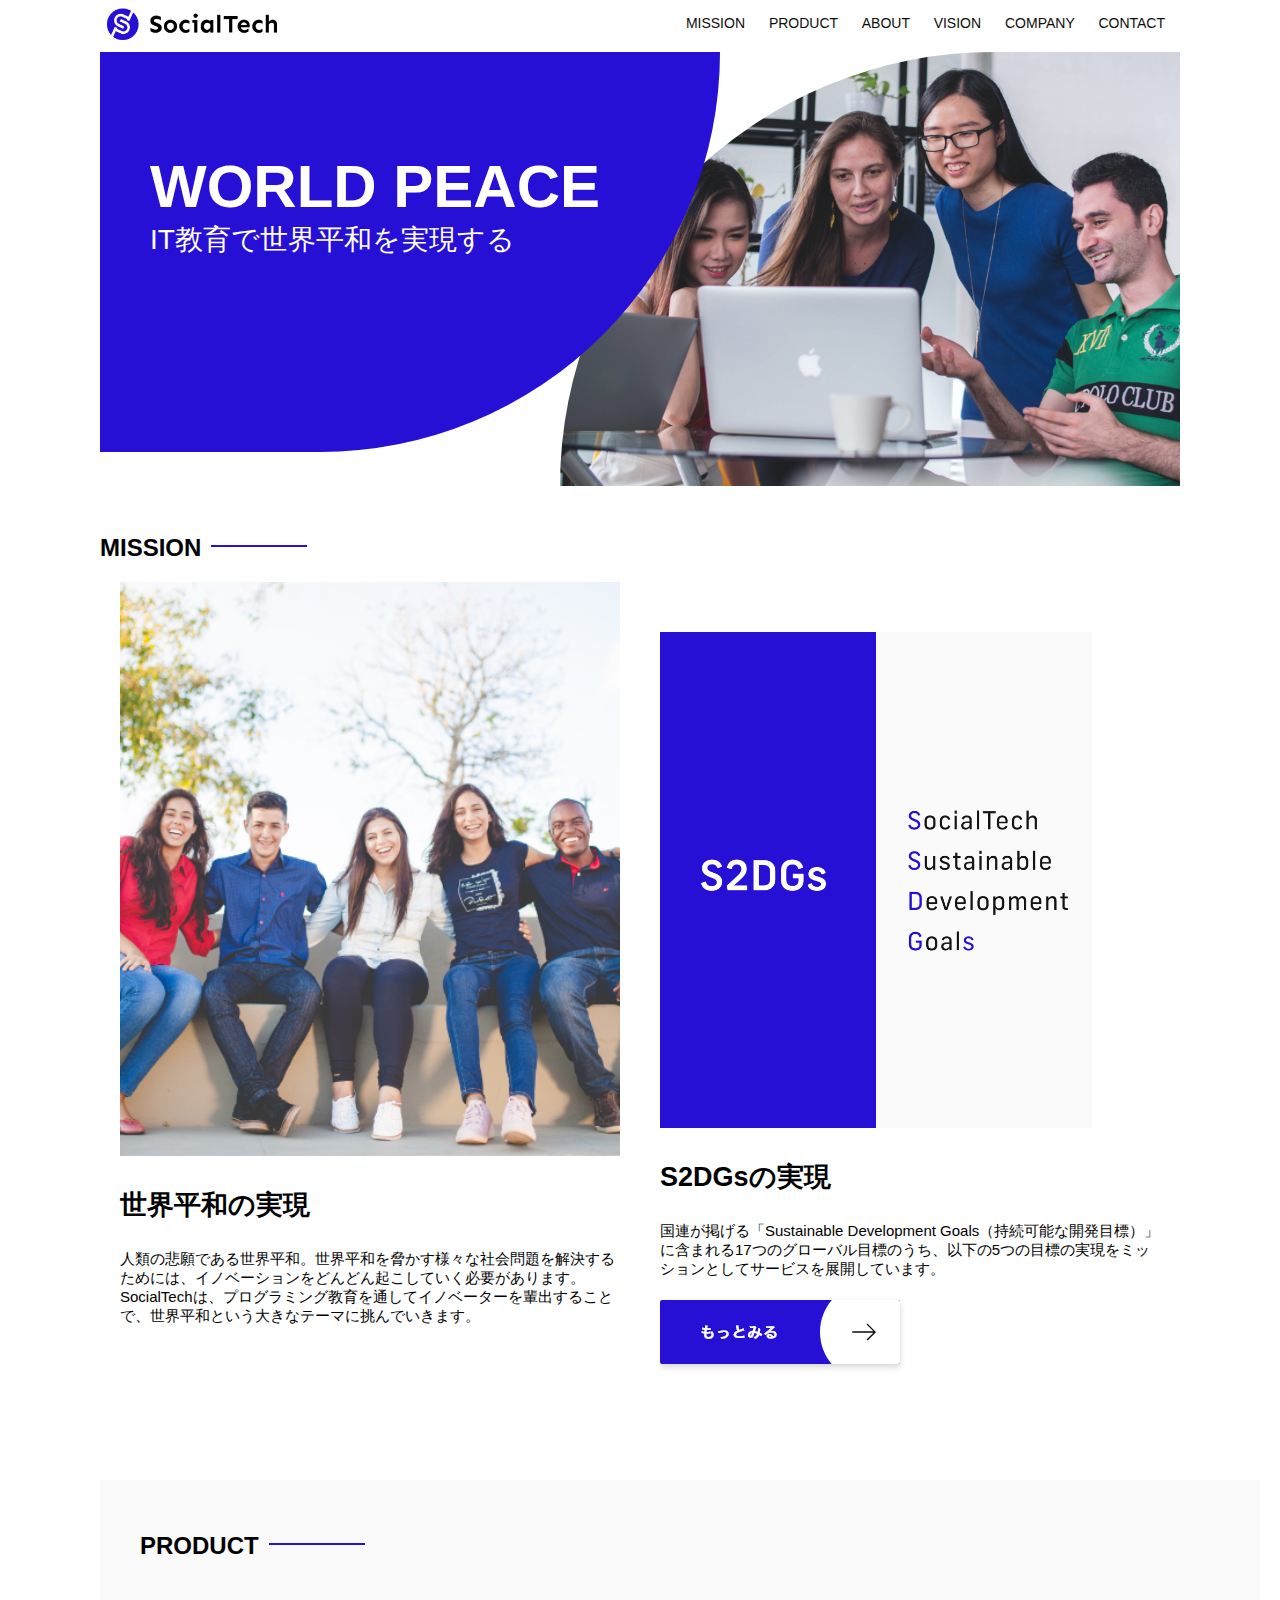
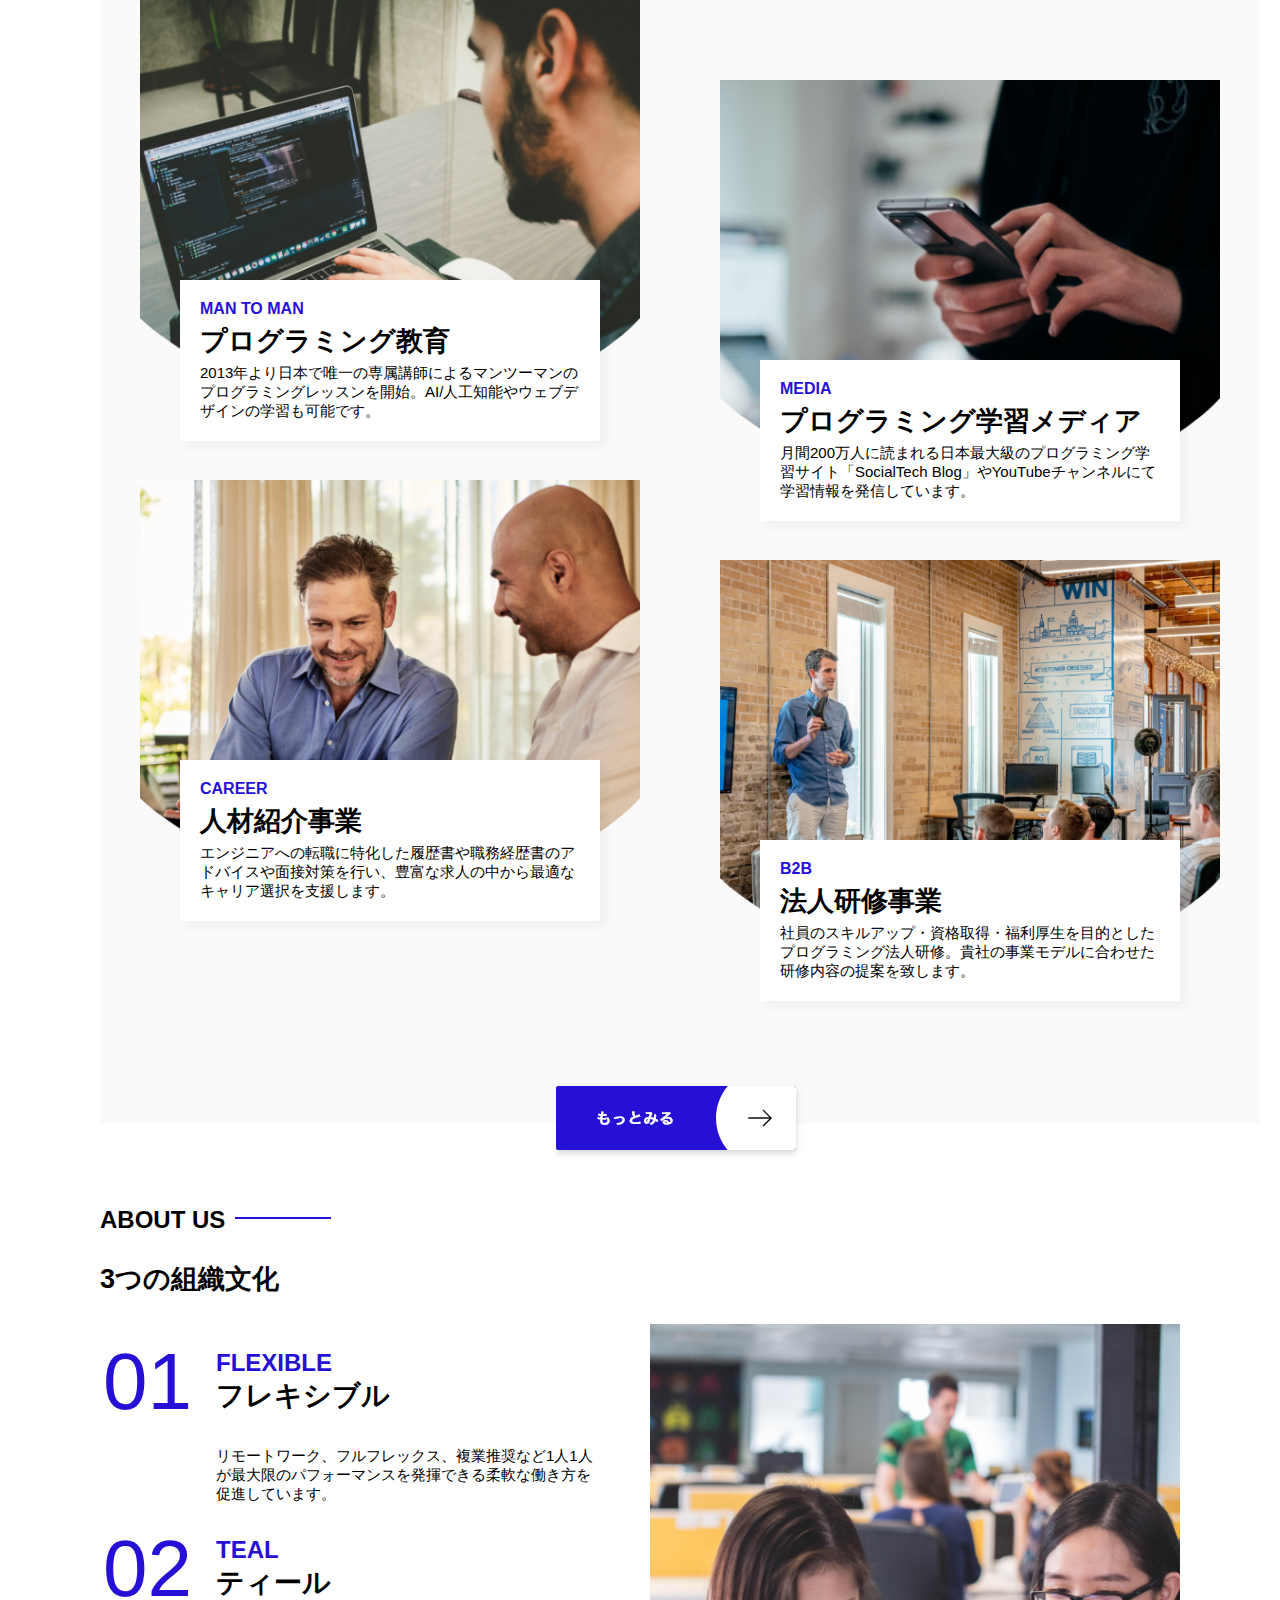
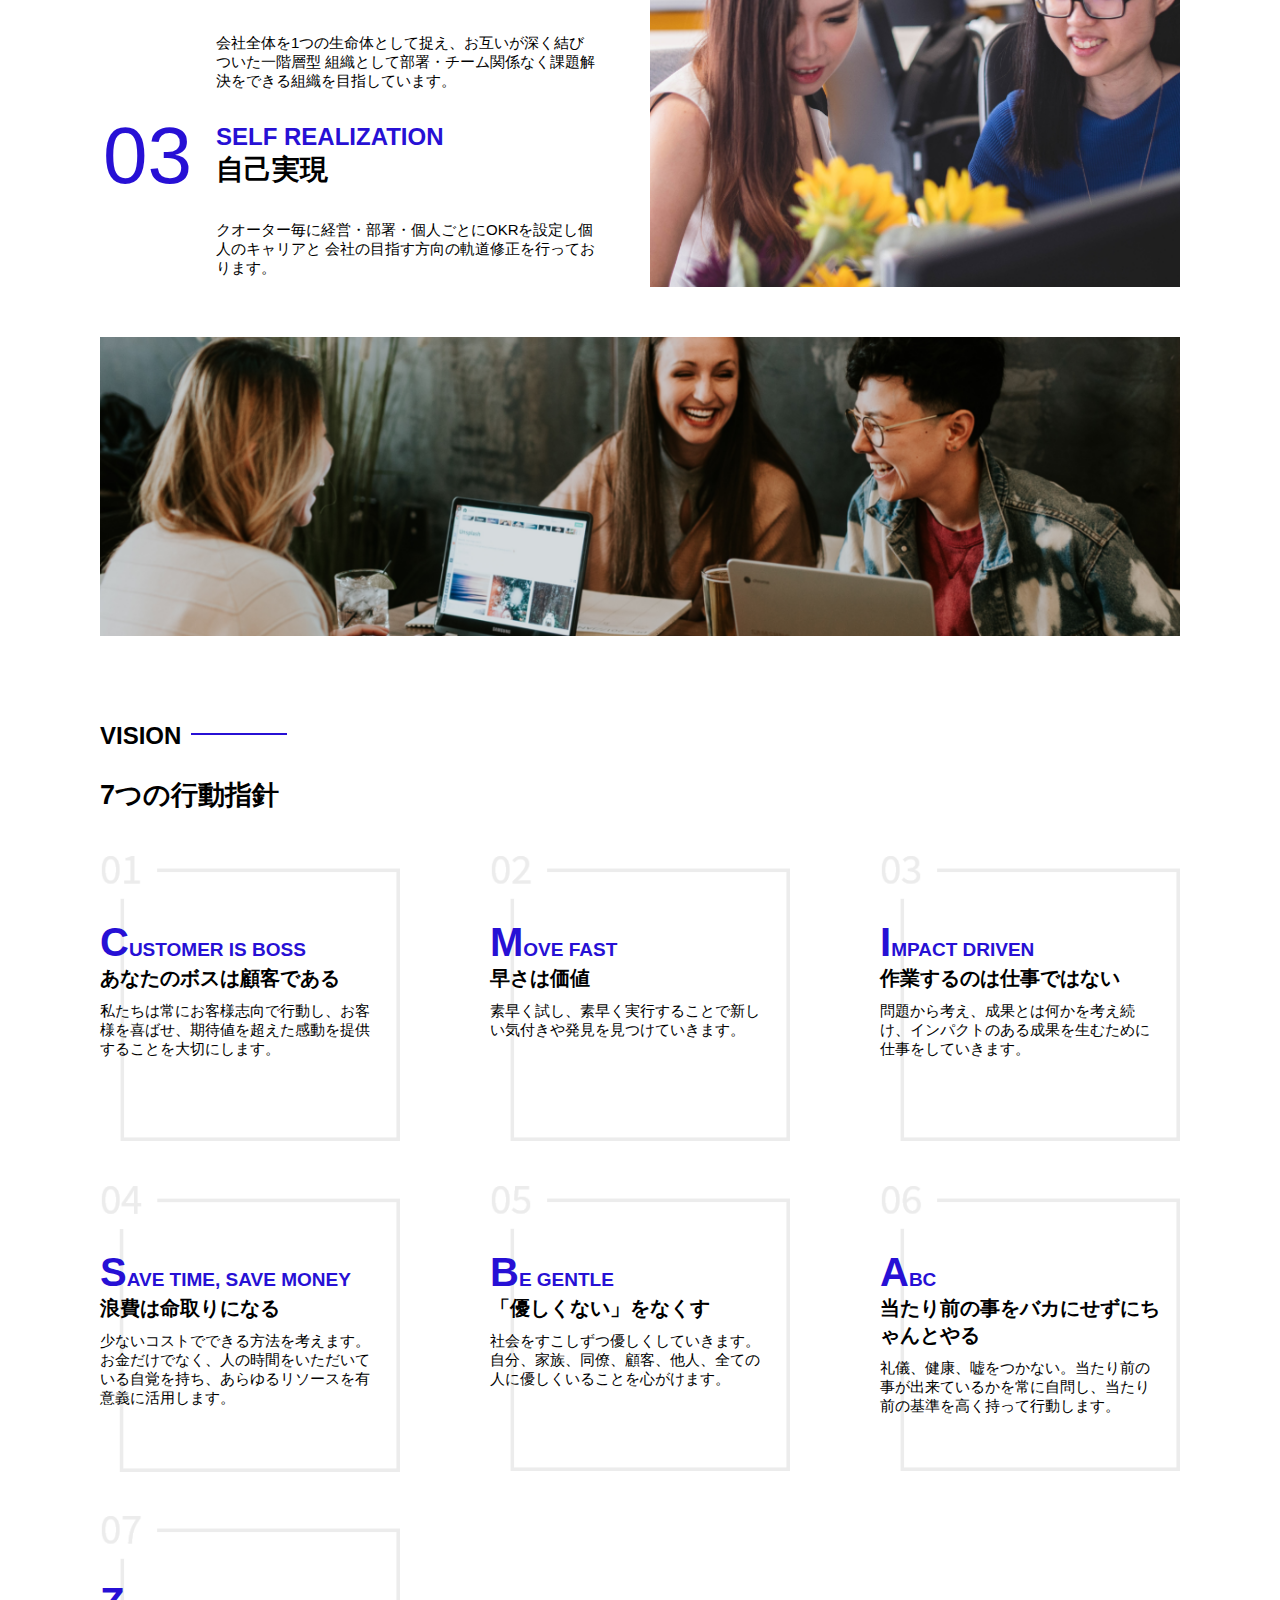
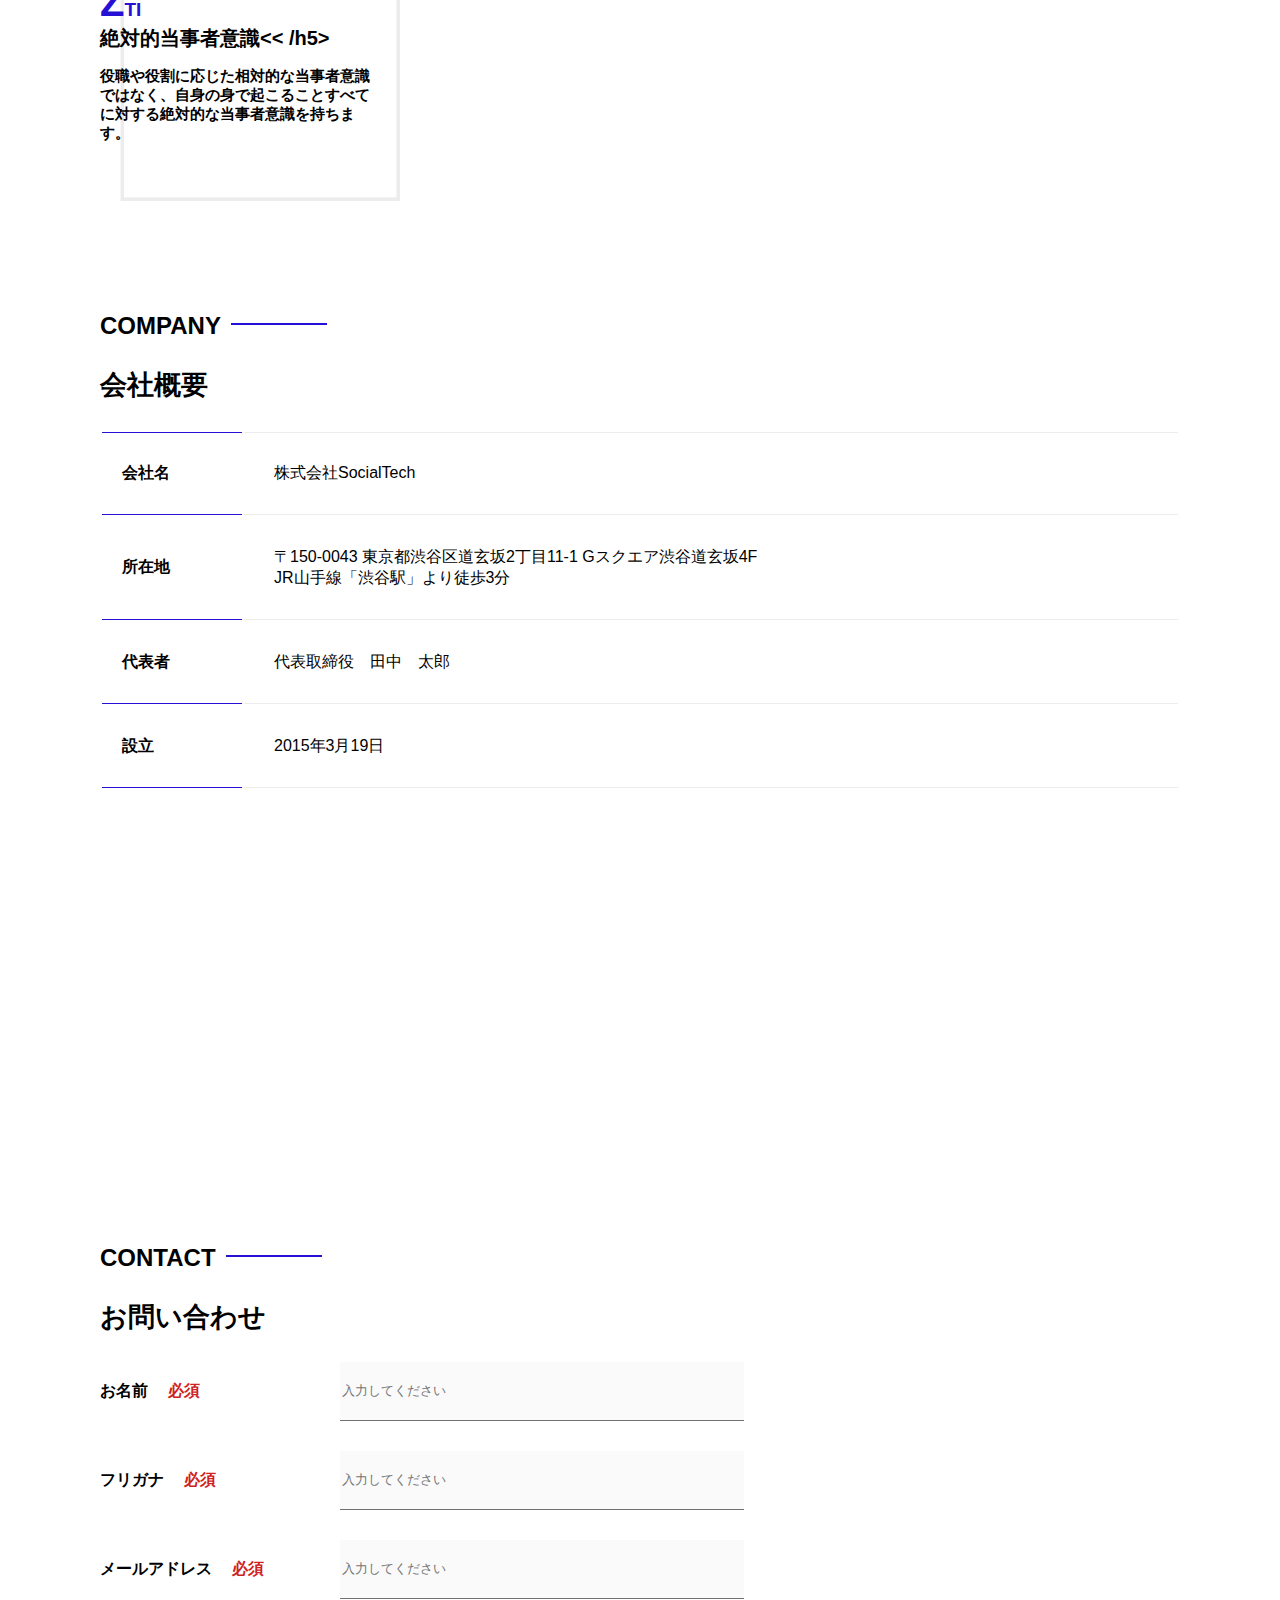
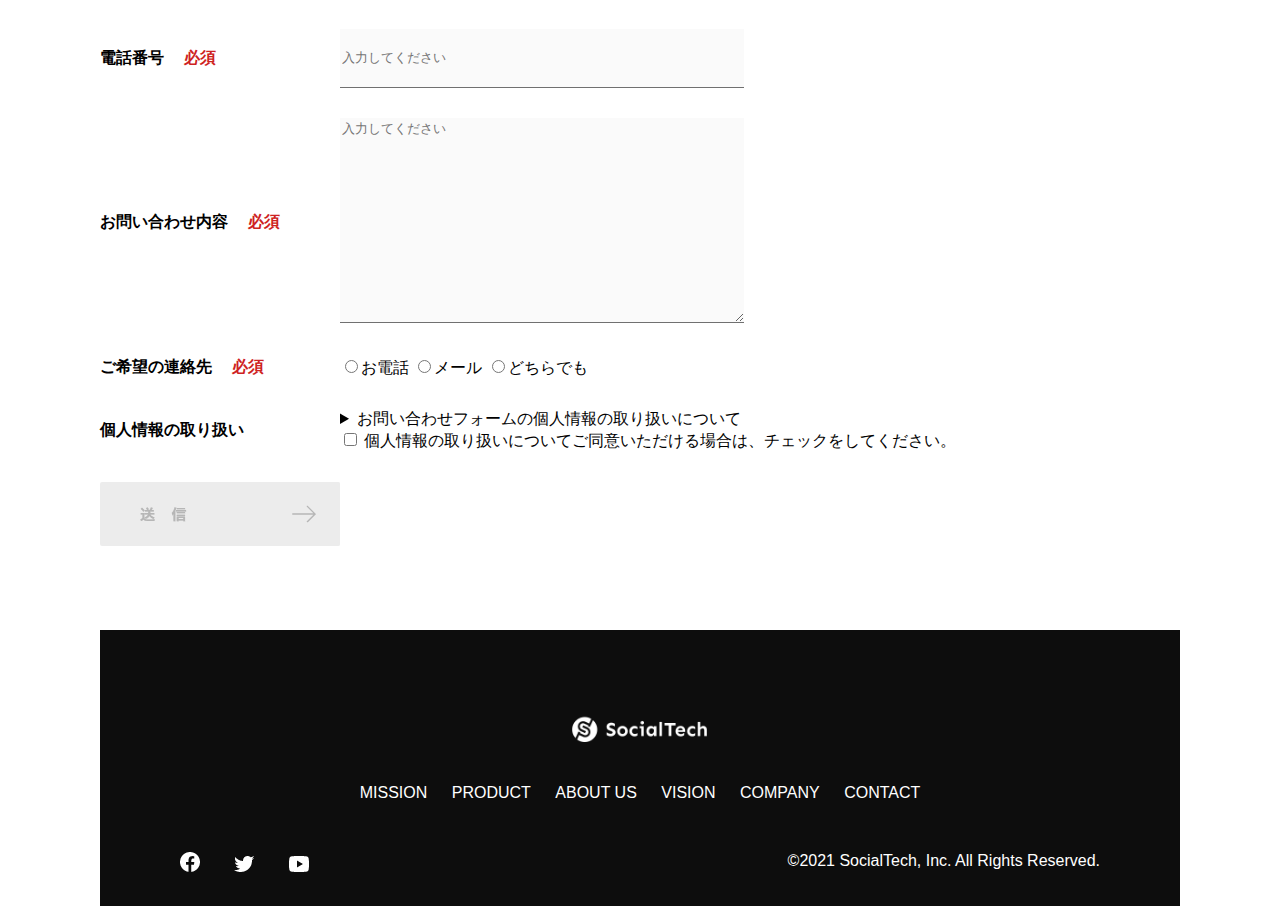
<file: index.html>
<!DOCTYPE html>
<html lang="ja">

<head>
  <meta charset="UTF-8">
  <meta name="description" content="SocialTechはEdTech業界のリーディングカンパニーを目指します。">
  <meta http-equiv="X-UA-Compatible" content="IE=edge">
  <meta name="viewport" content="width=device-width, initial-scale=1.0">
  <link rel="stylesheet" href="style.css">
  <title>SocialTech</title>
</head>

<body>
  <header>
    <a href="index.html" id="logo"><img src="images/logo.png" alt="トップページに戻る"></a>

    <!-- PC用ナビゲーション -->
    <nav id="nav-pc">
      <a href="mission.html">MISSION</a>
      <a href="product.html">PRODUCT</a>
      <a href="index.html#aboutus">ABOUT</a>
      <a href="index.html#vision">VISION</a>
      <a href="index.html#company">COMPANY</a>
      <a href="index.html#contact">CONTACT</a>
    </nav>
    <!-- スマホ用メニューボタン -->
    <img id="menu-sp" src="images/button-menu.png" alt="ナビゲーションを開く" onclick="document.getElementById('nav-sp').style.display = 'block'">

    <!-- スマホ用ナビゲーション -->
    <nav id="nav-sp">
      <img id="close" src="images/button-close.png" alt="ナビゲーションを閉じる" onclick="document.getElementById('nav-sp').style.display = 'none'">
      <a id="logo-sp" href="index.html" onclick="document.getElementById('nav-sp').style.desplay = 'none'"><img src="images/logo-sp.png" alt="トップページに戻る"></a>
      <a class="menu" href="mission.html"onclick="document.getElementById('nav-sp').style.display = 'none'">MISSION</a>
      <a class="menu" href="product.html" onclick="document.getElementById('nav-sp').style.display = 'none'">PRODUCT</a>
      <a class="menu" href="index.html#aboutus" onclick="document.getElementById('nav-sp').style.display = 'none'">ABOUT US</a>
      <a class="menu" href="index.html#vision" onclick="document.getElementById('nav-sp').style.display = 'none'">VISION</a>
      <a class="menu" href="index.html#company" onclick="document.getElementById('nav-sp').style.display = 'none'">COMPANY</a>
      <a class="menu" href="index.html#contact" onclick="document.getElementById('nav-sp').style.display = 'none'">CONTACT</a>
      <div id="sns">
        <a href="https://www.facebook.com/sejuku2013"><img src="images/button-facebook.png" alt="Facebookのリンク"></a>
        <a href="https://twitter.com/samuraijuku"><img src="images/button-twitter.png" alt="Twitterのリンク"></a>
        <a href="https://www.youtube.com/channel/UCCFOQO5aDK0xXam4cUQXT8g"><img src="images/button-youtube.png" alt="YouTubeのリンク"></a>
      </div>
    </nav>
  </header>

  <main>
    <article>
      <!-- メインビジュアル -->
      <section id="main-visual">
        <div id="main-message">
          <h1>WORLD PEACE</h1>
          <p>IT教育で世界平和を実現する</p>
        </div>
        <img src="images/index/index-main.png" alt="PCの周りに集まる他国籍の仲間たち">
      </section>
      <!-- ミッション -->
      <section id="mission">
        <h2 id="index-h2">MISSION</h2>
        <div id="mission-flex">
          <div>
            <img id="mission-photo" src="images/index/index-mission.png" alt="屋外のベンチで写真を撮影する多国籍の仲間たち">
            <h3>世界平和の実現</h3>
            <p>
              人類の悲願である世界平和。世界平和を脅かす様々な社会問題を解決するためには、イノベーションをどんどん起こしていく必要があります。SocialTechは、プログラミング教育を通してイノベーターを輩出することで、世界平和という大きなテーマに挑んでいきます。
            </p>
          </div>
          <div>
            <img id="s2dgs" src="images/index/s2dgs.png" alt="S2DGs">
            <h3>S2DGsの実現</h3>
            <p>国連が掲げる「Sustainable Development Goals（持続可能な開発目標）」に含まれる17つのグローバル目標のうち、以下の5つの目標の実現をミッションとしてサービスを展開しています。</p>
            <a href="mission.html">
              <img src="images/button-more.png" alt="もっとみる">
            </a>
          </div>
        </div>
      </section>
      <!-- プロダクト -->
      <section id="product">
        <h2 class="index-h2">PRODUCT</h2>
        <div>
          <div id="product-left">
            <div>
              <img class="product-photo" src="images/index/index-mantoman.png" alt="PCでコードを書く男性">
              <div class="product-explain">
                <span>MAN TO MAN</span>
                <h3>プログラミング教育</h3>
                <p>2013年より日本で唯一の専属講師によるマンツーマンのプログラミングレッスンを開始。AI/人工知能やウェブデザインの学習も可能です。</p>
              </div>
            </div>
            <div>
              <img class="product-photo" src="images/index/index-career.png" alt="笑顔で話し合う2人の男性">
              <div class="product-explain">
                <span>CAREER</span>
                <h3>人材紹介事業</h3>
                <p>エンジニアへの転職に特化した履歴書や職務経歴書のアドバイスや面接対策を行い、豊富な求人の中から最適なキャリア選択を支援します。</p>
              </div>
            </div>
          </div>
          <div id="product-right">
            <div>
              <img class="product-photo" src="images/index/index-media.png" alt="スマートフォンを操作する人">
              <div class="product-explain">
                <span>MEDIA</span>
                <h3>プログラミング学習メディア</h3>
                <p>月間200万人に読まれる日本最大級のプログラミング学習サイト「SocialTech Blog」やYouTubeチャンネルにて学習情報を発信しています。</p>
              </div>
            </div>
            <div>
              <img class="product-photo" src="images/index/index-b2b.png" alt="講演中の男性とそれを聴く人々">
              <div class="product-explain">
                <span>B2B</span>
                <h3>法人研修事業</h3>
                <p>社員のスキルアップ・資格取得・福利厚生を目的としたプログラミング法人研修。貴社の事業モデルに合わせた研修内容の提案を致します。</p>
              </div>
            </div>
          </div>
        </div>
        <div>
          <a id="product-more" href="product.html">
            <img src="images/button-more.png" alt="もっとみる">
          </a>
        </div>
      </section>
      <!-- ABOUT US -->
      <section id="aboutus">
        <h2 class="index-h2">ABOUT US</h2>
        <h3>3つの組織文化</h3>
        <div>
          <table class="culture-table">
            <tr>
              <td>
                <span class="culture-num">01</span>
              </td>
              <td>
                <span class="culture-en">FLEXIBLE</span>
                <span class="culture-jp">フレキシブル</span>
              </td>
            </tr>
            <tr>
              <td>
                <!-- 空のセル -->
              </td>
              <td>
                <p class="culture-description">
                  リモートワーク、フルフレックス、複業推奨など1人1人が最大限のパフォーマンスを発揮できる柔軟な働き方を促進しています。
                </p>
              </td>
            </tr>
            <tr>
              <td>
                <span class="culture-num">02</span>
              </td>
              <td>
                <span class="culture-en">TEAL</span>
                <span class="culture-jp">ティール</span>
              </td>
            </tr>
            <tr>
              <td>
                <!-- 空のセル -->
              </td>
              <td>
                <p class="culture-description">
                  会社全体を1つの生命体として捉え、お互いが深く結びついた一階層型
                  組織として部署・チーム関係なく課題解決をできる組織を目指しています。
                </p>
              </td>
            </tr>
            <tr>
              <td>
                <span class="culture-num">03</span>
              </td>
              <td>
                <span class="culture-en">SELF REALIZATION</span>
                <span class="culture-jp">自己実現</span>
              </td>
            </tr>
            <tr>
              <td>
                <!-- 空のセル -->
              </td>
              <td>
                <p class="culture-description">
                  クオーター毎に経営・部署・個人ごとにOKRを設定し個人のキャリアと
                  会社の目指す方向の軌道修正を行っております。
                </p>
              </td>
            </tr>
          </table>
          <img class="culture-img" src="images/index/index-aboutus1.png" alt="笑顔で話し合う2人の女性">
        </div>
        <img class="culture-img2" src="images/index/index-aboutus2.png" alt="笑顔で話し合う3人の男女">
      </section>
      <section id="vision">
        <h2 class="index-h2">VISION</h2>
        <h3>7つの行動指針</h3>
        <div>
          <div class="vision-box">
            <img src="images/index/vision-01.png" alt="01">
            <span>
              <h4>CUSTOMER IS BOSS</h4>
              <h5>あなたのボスは顧客である</h5>
              <p>私たちは常にお客様志向で行動し、お客様を喜ばせ、期待値を超えた感動を提供することを大切にします。</p>
            </span>
          </div>
          <div class="vision-box">
            <img src="images/index/vision-02.png" alt="02">
            <span>
              <h4>MOVE FAST</h4>
              <h5>早さは価値</h5>
              <p>素早く試し、素早く実行することで新しい気付きや発見を見つけていきます。</p>
            </span>
          </div>
          <div class="vision-box">
            <img src="images/index/vision-03.png" alt="03">
            <span>
              <h4>IMPACT DRIVEN</h4>
              <h5>作業するのは仕事ではない</h5>
              <p>問題から考え、成果とは何かを考え続け、インパクトのある成果を生むために仕事をしていきます。</p>
            </span>
          </div>
          <div class="vision-box">
            <img src="images/index/vision-04.png" alt="04">
            <span>
              <h4>SAVE TIME, SAVE MONEY</h4>
              <h5>浪費は命取りになる</h5>
              <p>少ないコストでできる方法を考えます。お金だけでなく、人の時間をいただいている自覚を持ち、あらゆるリソースを有意義に活用します。</p>
            </span>
          </div>
          <div class="vision-box">
            <img src="images/index/vision-05.png" alt="05">
            <span>
              <h4>BE GENTLE</h4>
              <h5>「優しくない」をなくす</h5>
              <p>社会をすこしずつ優しくしていきます。自分、家族、同僚、顧客、他人、全ての人に優しくいることを心がけます。</p>
            </span>
          </div>
          <div class="vision-box">
            <img src="images/index/vision-06.png" alt="06">
            <span>
              <h4>ABC</h4>
              <h5>当たり前の事をバカにせずにちゃんとやる</h5>
              <p>礼儀、健康、嘘をつかない。当たり前の事が出来ているかを常に自問し、当たり前の基準を高く持って行動します。</p>
            </span>
          </div>
          <div class="vision-box">
            <img src="images/index/vision-07.png" alt="07">
            <span>
              <h4>ZTI</h4>
              <h5>絶対的当事者意識<< /h5>
                  <p>役職や役割に応じた相対的な当事者意識ではなく、自身の身で起こることすべてに対する絶対的な当事者意識を持ちます。</p>
            </span>
          </div>
        </div>
      </section>
      <!-- COMPANY -->
      <section id="company">
        <h2 class="index-h2">COMPANY</h2>
        <h3>会社概要</h3>
        <table id="company-table">
          <tr>
            <th class="tableheader-first">会社名</th>
            <td class="cell-first">株式会社SocialTech</td>
          </tr>
          <tr>
            <th class="tableheader">所在地</th>
            <td class="cell">〒150-0043 東京都渋谷区道玄坂2丁目11-1 Gスクエア渋谷道玄坂4F<br>JR山手線「渋谷駅」より徒歩3分</td>
          </tr>
          <tr>
            <th class="tableheader">代表者</th>
            <td class="cell">代表取締役　田中　太郎</td>
          </tr>
          <tr>
            <th class="tableheader">設立</th>
            <td class="cell">2015年3月19日</td>
          </tr>
        </table>
        <iframe
          src="https://www.google.com/maps/embed?pb=!1m18!1m12!1m3!1d3241.7761306151356!2d139.6961907!3d35.6578869!2m3!1f0!2f0!3f0!3m2!1i1024!2i768!4f13.1!3m3!1m2!1s0x60188b55ffeee63f%3A0x73330361de4fb84f!2z44CSMTUwLTAwNDMg5p2x5Lqs6YO95riL6LC35Yy66YGT546E5Z2C77yS5LiB55uu77yR77yR4oiSMSBHIDRm!5e0!3m2!1sja!2sjp!4v1659267543932!5m2!1sja!2sjp"
          width="600" height="450" style="border:0;" allowfullscreen="" loading="lazy"
          referrerpolicy="no-referrer-when-downgrade">
        </iframe>
      </section>
      <!-- お問い合わせ -->
      <section id="contact">
        <h2 class="index-h2">CONTACT</h2>
        <h3>お問い合わせ</h3>
        <form action="https://api.staticforms.xyz/submit" method="post">
          <input type="text" name="honeypot" style="display:none">
          <input type="hidden" name="accessKey" value="979b6d3f-398d-46de-9017-e831954acd62">
          <input type="hidden" name="subject" value="Contact us from - example.com" />
          <input type="hidden" name="replyTo" value="kamakura2008@gmail.com">
          <input type="hidden" name="redirectTo" value="">

          <div>
            <div class="contact-heading">
              <label class="contact-label">お名前<span class="contact-span">必須</span></label>
            </div>
            <div class="contact-form">
              <input type="text" name="name" placeholder="入力してください" class="contact-textbox">
            </div>
          </div>
          <div>
            <div class="contact-heading">
              <label class="contact-label">フリガナ<span class="contact-span">必須</span></label>
            </div>
            <div>
              <input type="text" name="hiragana" placeholder="入力してください" class="contact-textbox">
            </div>
          </div>
          <div>
            <div class="contact-heading">
              <label class="contact-label">メールアドレス<span class="contact-span">必須</span></label>
            </div>
            <div class="contact-form">
              <input type="text" name="email" placeholder="入力してください" class="contact-textbox">
            </div>
          </div>
          <div>
            <div class="contact-heading">
              <label class="contact-label">電話番号<span class="contact-span">必須</span></label>
            </div>
            <div class="contact-form">
              <input type="text" name="tel" placeholder="入力してください" class="contact-textbox">
            </div>
          </div>
          <div>
            <div class="contact-heading">
              <label class="contact-label">お問い合わせ内容<span class="contact-span">必須</span></label>
            </div>
            <div>
              <textarea class="contact-textarea" placeholder="入力してください" name="message"></textarea>
            </div>
          </div>
          <div>
            <div class="contact-heading">
              <label class="contact-label">ご希望の連絡先<span class="contact-span">必須</span></label>
            </div>
            <div>
              <input class="radiobutton" type="radio" value="tel" name="contact"><label>お電話</label>
              <input class="radiobutton" type="radio" value="mail" name="contact"><label>メール</label>
              <input class="radiobutton" type="radio" value="both" name="contact"><label>どちらでも</label>
            </div>
          </div>
          <div>
            <div class="contact-heading">
              <label class="contact-label">個人情報の取り扱い</label>
            </div>
            <div>
              <details>
                <summary>お問い合わせフォームの個人情報の取り扱いについて</summary>
                <div>
                  <span>１．組織の名称又は氏名</span><br>
                  株式会社SocialTech<br><br>
                  <span>２．個人情報保護管理者（若しくはその代理人）の氏名又は職名、所属及び連絡先
                    鈴木 一郎 コーポレート部</span><br>
                  メールアドレス：support@socialtech.net<br>
                  TEL：03-xxxx-xxxx<br>
                  <span>３．個人情報の利用目的</span><br>
                  ・本サービス及び本サービスに関連する情報の提供又はそれらに関する連絡のため<br>
                  ・ユーザーの本人確認のため<br>
                  ・当社サービスのご案内のため<br>
                  ・当社の商品等の広告または宣伝（電子メールによるものを含むものとします。）<br><br>
                  <span>４．個人情報の取り扱い業務の委託</span><br>
                  個人情報の取扱業務の全部または一部を外部に業務委託する場合があります。<br>
                  その際、弊社は、個人情報を適切に保護できる管理体制を敷き実行していることを条件として<br>
                  委託先を厳選したうえで、機密保持契約を委託先と締結し、お客様の個人情報を厳密に管理させます。<br><br>
                  <span>５．個人情報の開示等の請求</span><br>
                  お客様は、弊社に対してご自身の個人情報の開示等（利用目的の通知、開示、内容の訂正・追加・削除、利用の停止または消去、第三者への提供の停止）に関して、当社問合わせ窓口に申し出ることができます。<br>
                  その際、弊社はお客様ご本人を確認させていただいたうえで、合理的な期間内に対応いたします。<br><br>
                  なお、個人情報に関する弊社問合わせ先は、次の通りです。<br><br>
                  株式会社SocialTech　個人情報問合せ窓口<br>
                  〒150-0043　東京都渋谷区道玄坂2丁目11-1 Ｇスクエア渋谷道玄坂 4F<br>
                  メールアドレス：support@socialtech.net　TEL：03-xxxx-xxxx<br><br>
                  <span>６．個人情報を提供されることの任意性について</span><br><br>
                  お客様がご自身の個人情報を弊社に提供されるか否かは、お客様のご判断によりますが、もしご提供されない場合には、適切なサービスが提供できない場合がありますので予めご了承ください。
                </div>
              </details>
              <input type="checkbox" name="agree">
              <span>個人情報の取り扱いについてご同意いただける場合は、チェックをしてください。</span>
            </div>
          </div>
          <input type="image" value="Submit" src="images/button-submit.png" alt="送信する">
        </form>
      </section>
    </article>
    <footer>
      <div id="footer-logo">
        <img src="images/logo-sp.png" alt="SocialTech">
      </div>
      <div id="footer-link">
        <a href="mission.html">MISSION</a>
        <a href="product.html">PRODUCT</a>
        <a href="index.html#aboutus">ABOUT US</a>
        <a href="index.html#vision">VISION</a>
        <a href="index.html#company">COMPANY</a>
        <a href="index.html#contact">CONTACT</a>
      </div>
      <div id="sns-footer">
        <a href="https://www.facebook.com/sejuku2013"><img src="images/button-facebook.png" alt=""></a>
        <a href="https://twitter.com/samuraijuku"><img src="images/button-twitter.png" alt=""></a>
        <a href="https://www.youtube.com/channel/UCCFOQO5aDK0xXam4cUQXT8g"><img src="images/button-youtube.png" alt=""></a>
        <span id="copyright">&copy;2021 SocialTech, Inc. All Rights Reserved.</span>
      </div>
    </footer>
  </main>

</body>

</html>
</file>
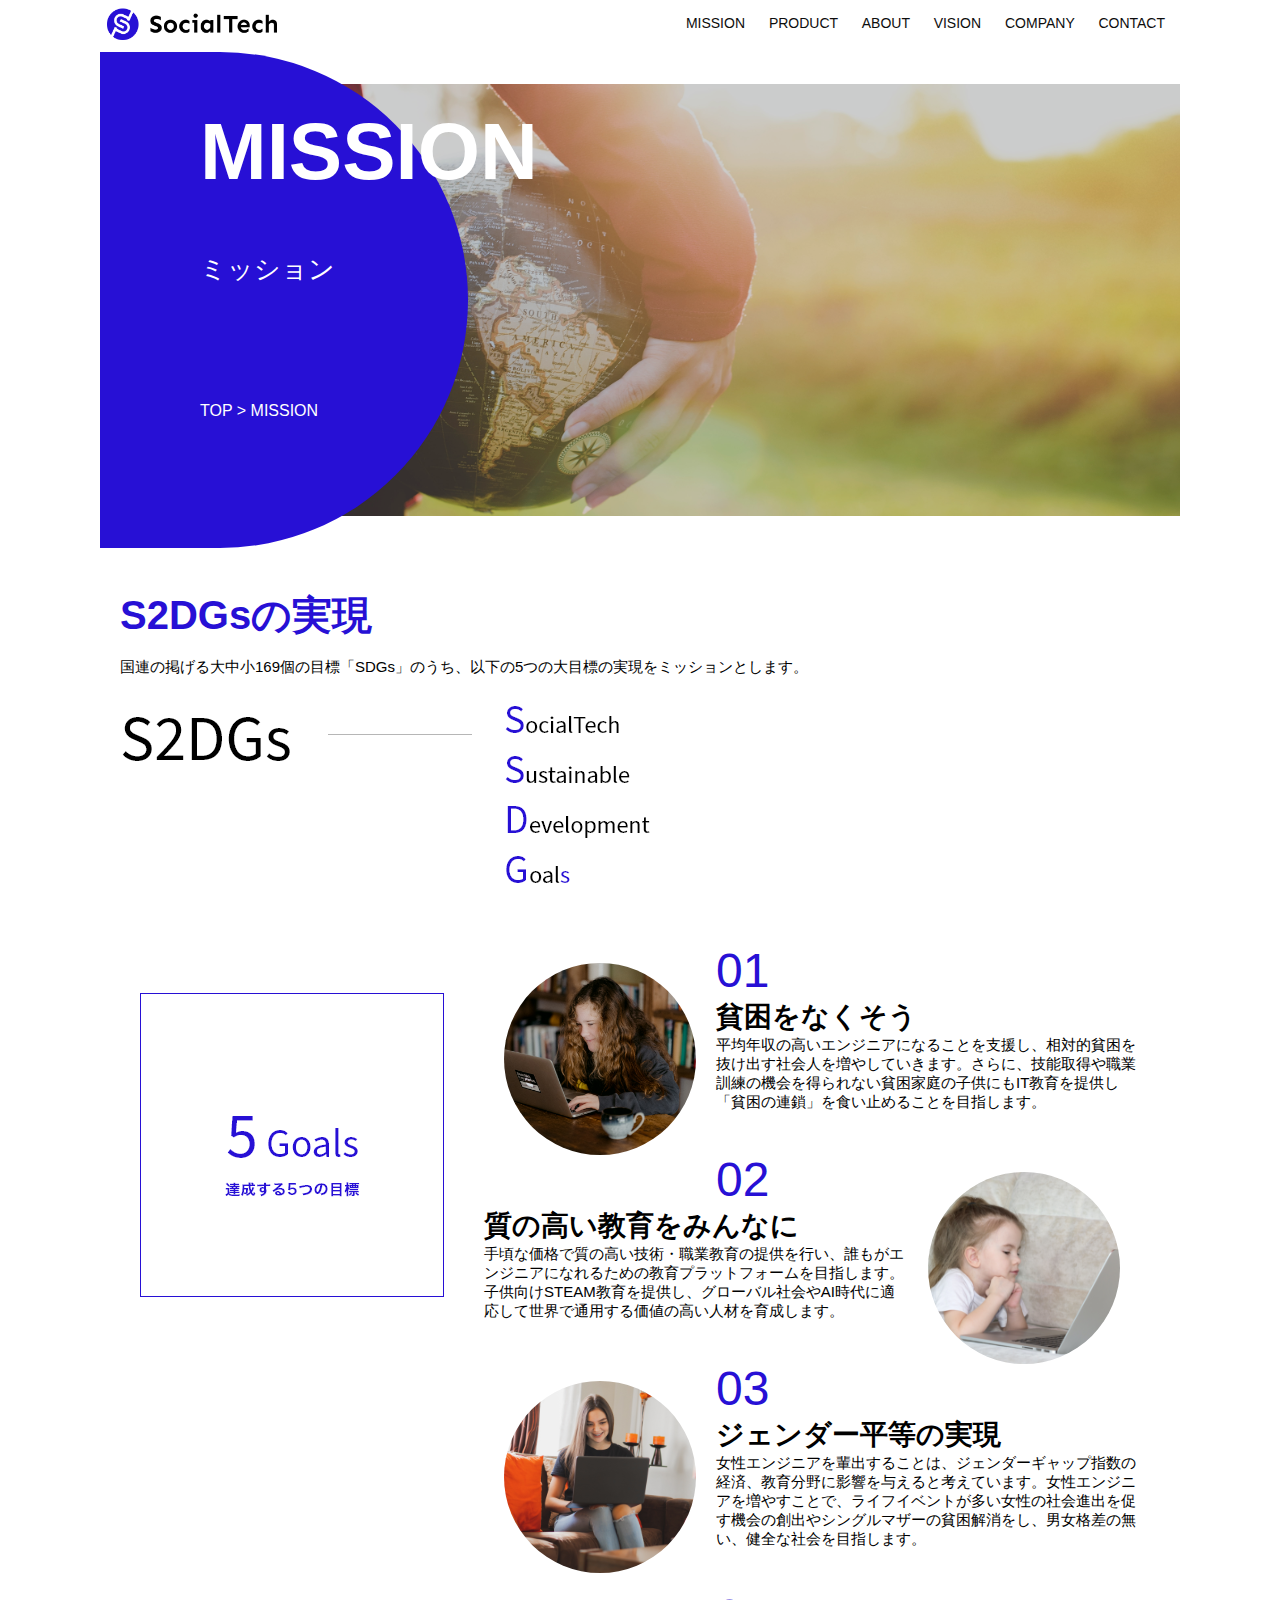
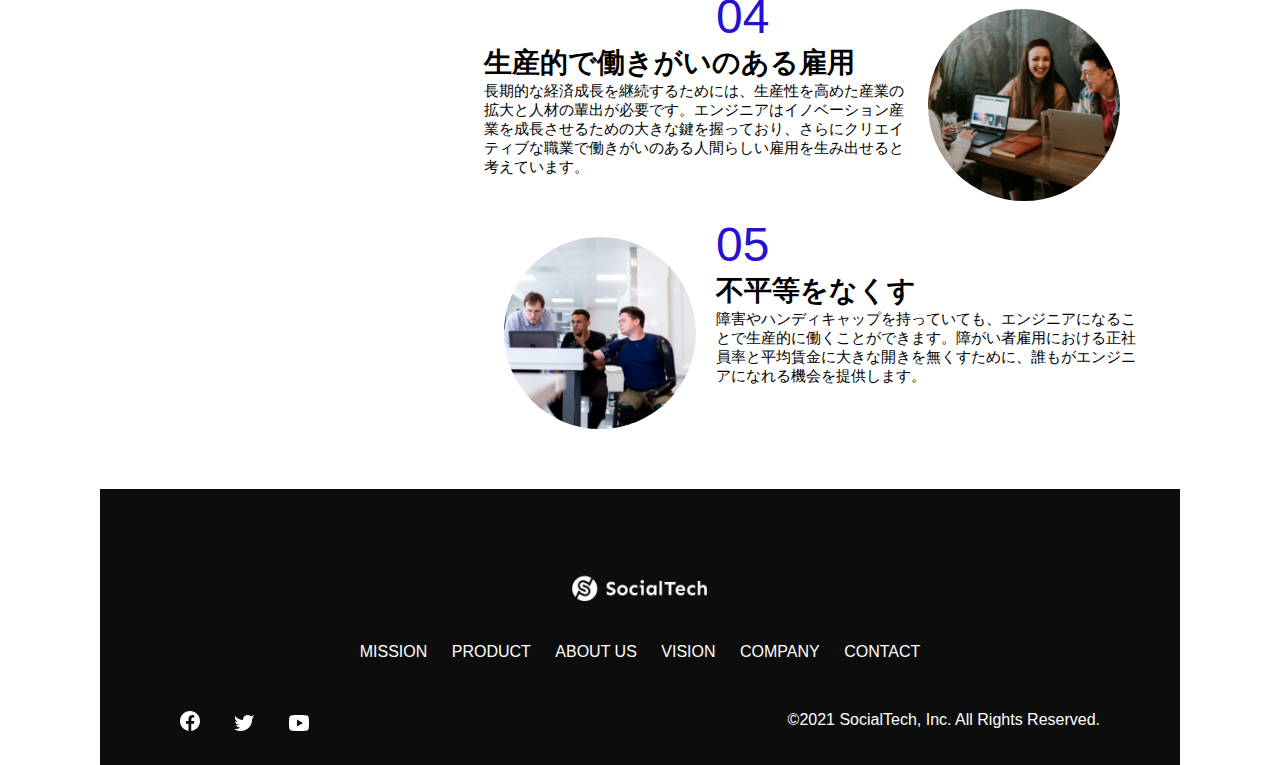
<file: mission.html>
<!DOCTYPE html>
<html lang="ja">

<head>
  <title>SocialTech - MISSION ミッション</title>
  <meta charset="UTF-8">
  <meta name="description" content="SocialTechが目指す5つの目標（S2DGs）を紹介します">
  <meta http-equiv="X-UA-Compatible" content="IE=edge">
  <meta name="viewport" content="width=device-width, initial-scale=1.0">
  <link rel="stylesheet" href="style.css">
</head>

<body>
  <header>
    <a href="index.html" id="logo"><img src="images/logo.png" alt="トップページに戻る"></a>

    <!-- PC用ナビゲーション -->
    <nav id="nav-pc">
      <a href="mission.html">MISSION</a>
      <a href="product.html">PRODUCT</a>
      <a href="index.html#aboutus">ABOUT</a>
      <a href="index.html#vision">VISION</a>
      <a href="index.html#company">COMPANY</a>
      <a href="index.html#contact">CONTACT</a>
    </nav>
    <!-- スマホ用メニューボタン -->
    <img id="menu-sp" src="images/button-menu.png" alt="ナビゲーションを開く" onclick="document.getElementById('nav-sp').style.display = 'block'">

    <!-- スマホ用ナビゲーション -->
    <nav id="nav-sp">
      <img id="close" src="images/button-close.png" alt="ナビゲーションを閉じる" onclick="document.getElementById('nav-sp').style.display = 'none'">
      <a id="logo-sp" href="index.html" onclick="document.getElementById('nav-sp').style.desplay = 'none'"><img src="images/logo-sp.png" alt="トップページに戻る"></a>
      <a class="menu" href="mission.html"onclick="document.getElementById('nav-sp').style.display = 'none'">MISSION</a>
      <a class="menu" href="product.html" onclick="document.getElementById('nav-sp').style.display = 'none'">PRODUCT</a>
      <a class="menu" href="index.html#aboutus" onclick="document.getElementById('nav-sp').style.display = 'none'">ABOUT US</a>
      <a class="menu" href="index.html#vision" onclick="document.getElementById('nav-sp').style.display = 'none'">VISION</a>
      <a class="menu" href="index.html#company" onclick="document.getElementById('nav-sp').style.display = 'none'">COMPANY</a>
      <a class="menu" href="index.html#contact" onclick="document.getElementById('nav-sp').style.display = 'none'">CONTACT</a>
      <div id="sns">
        <a href="https://www.facebook.com/sejuku2013"><img src="images/button-facebook.png" alt="Facebookのリンク"></a>
        <a href="https://twitter.com/samuraijuku"><img src="images/button-twitter.png" alt="Twitterのリンク"></a>
        <a href="https://www.youtube.com/channel/UCCFOQO5aDK0xXam4cUQXT8g"><img src="images/button-youtube.png" alt="YouTubeのリンク"></a>
      </div>
    </nav>
  </header>
  <main>
    <article>
      <section id="mission-main">
        <div id="mission-title">
          <h1>MISSION</h1>
          <span>ミッション</span>
          <div>TOP > MISSION</div>
        </div>
      </section>
      <section id="mission-s2dgs">
        <h2 class="mission-h2">S2DGsの実現</h2>
        <p>国連の掲げる大中小169個の目標「SDGs」のうち、以下の5つの大目標の実現をミッションとします。</p>
        <img src="images/mission/mission-s2dgs.png" alt="S2DGs">
      </section>
      <section id="mission-5goals">
        <div>
          <img id="s2dgs" src="images/mission/mission-5goals.png" alt="5Goals">
        </div>
        <div>
          <div>
            <img class="fivegoals-image-left" src="images/mission/mission-5goals01.png" alt="PCを操作する女の子">
            <span class="fivegoals-number">01</span>
            <h3 class="fivegoals-h3">貧困をなくそう</h3>
            <p class="fivegoals-p">
              平均年収の高いエンジニアになることを支援し、相対的貧困を抜け出す社会人を増やしていきます。さらに、技能取得や職業訓練の機会を得られない貧困家庭の子供にもIT教育を提供し「貧困の連鎖」を食い止めることを目指します。
            </p>
          </div>
          
          <div>
            <img class="fivegoals-image-right" src="images/mission/mission-5goals02.png" alt="PCを見つめる小さい女の子">
            <span class="fivegoals-number">02</span>
            <h3 class="fivegoals-h3">質の高い教育をみんなに</h3>
            <p class="fivegoals-p">
              手頃な価格で質の高い技術・職業教育の提供を行い、誰もがエンジニアになれるための教育プラットフォームを目指します。子供向けSTEAM教育を提供し、グローバル社会やAI時代に適応して世界で通用する価値の高い人材を育成します。
            </p>
          </div>
    
          <div>
            <img class="fivegoals-image-left" src="images/mission/mission-5goals03.png" alt="PCを操作する女性">
            <span class="fivegoals-number">03</span>
            <h3 class="fivegoals-h3">ジェンダー平等の実現</h3>
            <p class="fivegoals-p">
              女性エンジニアを輩出することは、ジェンダーギャップ指数の経済、教育分野に影響を与えると考えています。女性エンジニアを増やすことで、ライフイベントが多い女性の社会進出を促す機会の創出やシングルマザーの貧困解消をし、男女格差の無い、健全な社会を目指します。
            </p>
          </div>
    
          <div>
            <img class="fivegoals-image-right" src="images/mission/mission-5goals04.png" alt="笑顔で話し合う3人の男女">
            <span class="fivegoals-number">04</span>
            <h3 class="fivegoals-h3">生産的で働きがいのある雇用</h3>
            <p class="fivegoals-p">
              長期的な経済成長を継続するためには、生産性を高めた産業の拡大と人材の輩出が必要です。エンジニアはイノベーション産業を成長させるための大きな鍵を握っており、さらにクリエイティブな職業で働きがいのある人間らしい雇用を生み出せると考えています。
            </p>
          </div>
    
          <div>
            <img class="fivegoals-image-left" src="images/mission/mission-5goals05.png" alt="障害を持つ男性が生き生きと働く様子">
            <span class="fivegoals-number">05</span>
            <h3 class="fivegoals-h3">不平等をなくす</h3>
            <p class="fivegoals-p">
              障害やハンディキャップを持っていても、エンジニアになることで生産的に働くことができます。障がい者雇用における正社員率と平均賃金に大きな開きを無くすために、誰もがエンジニアになれる機会を提供します。
            </p>
          </div>    
        </div>

      </section>
    
    </article>
    <footer>
      <div id="footer-logo">
        <img src="images/logo-sp.png" alt="SocialTech">
      </div>
      <div id="footer-link">
        <a href="mission.html">MISSION</a>
        <a href="product.html">PRODUCT</a>
        <a href="index.html#aboutus">ABOUT US</a>
        <a href="index.html#vision">VISION</a>
        <a href="index.html#company">COMPANY</a>
        <a href="index.html#contact">CONTACT</a>
      </div>
      <div id="sns-footer">
        <a href="https://www.facebook.com/sejuku2013"><img src="images/button-facebook.png" alt=""></a>
        <a href="https://twitter.com/samuraijuku"><img src="images/button-twitter.png" alt=""></a>
        <a href="https://www.youtube.com/channel/UCCFOQO5aDK0xXam4cUQXT8g"><img src="images/button-youtube.png" alt=""></a>
        <span id="copyright">&copy;2021 SocialTech, Inc. All Rights Reserved.</span>
      </div>

    </footer>
  </main>

</body>
</html>
</file>
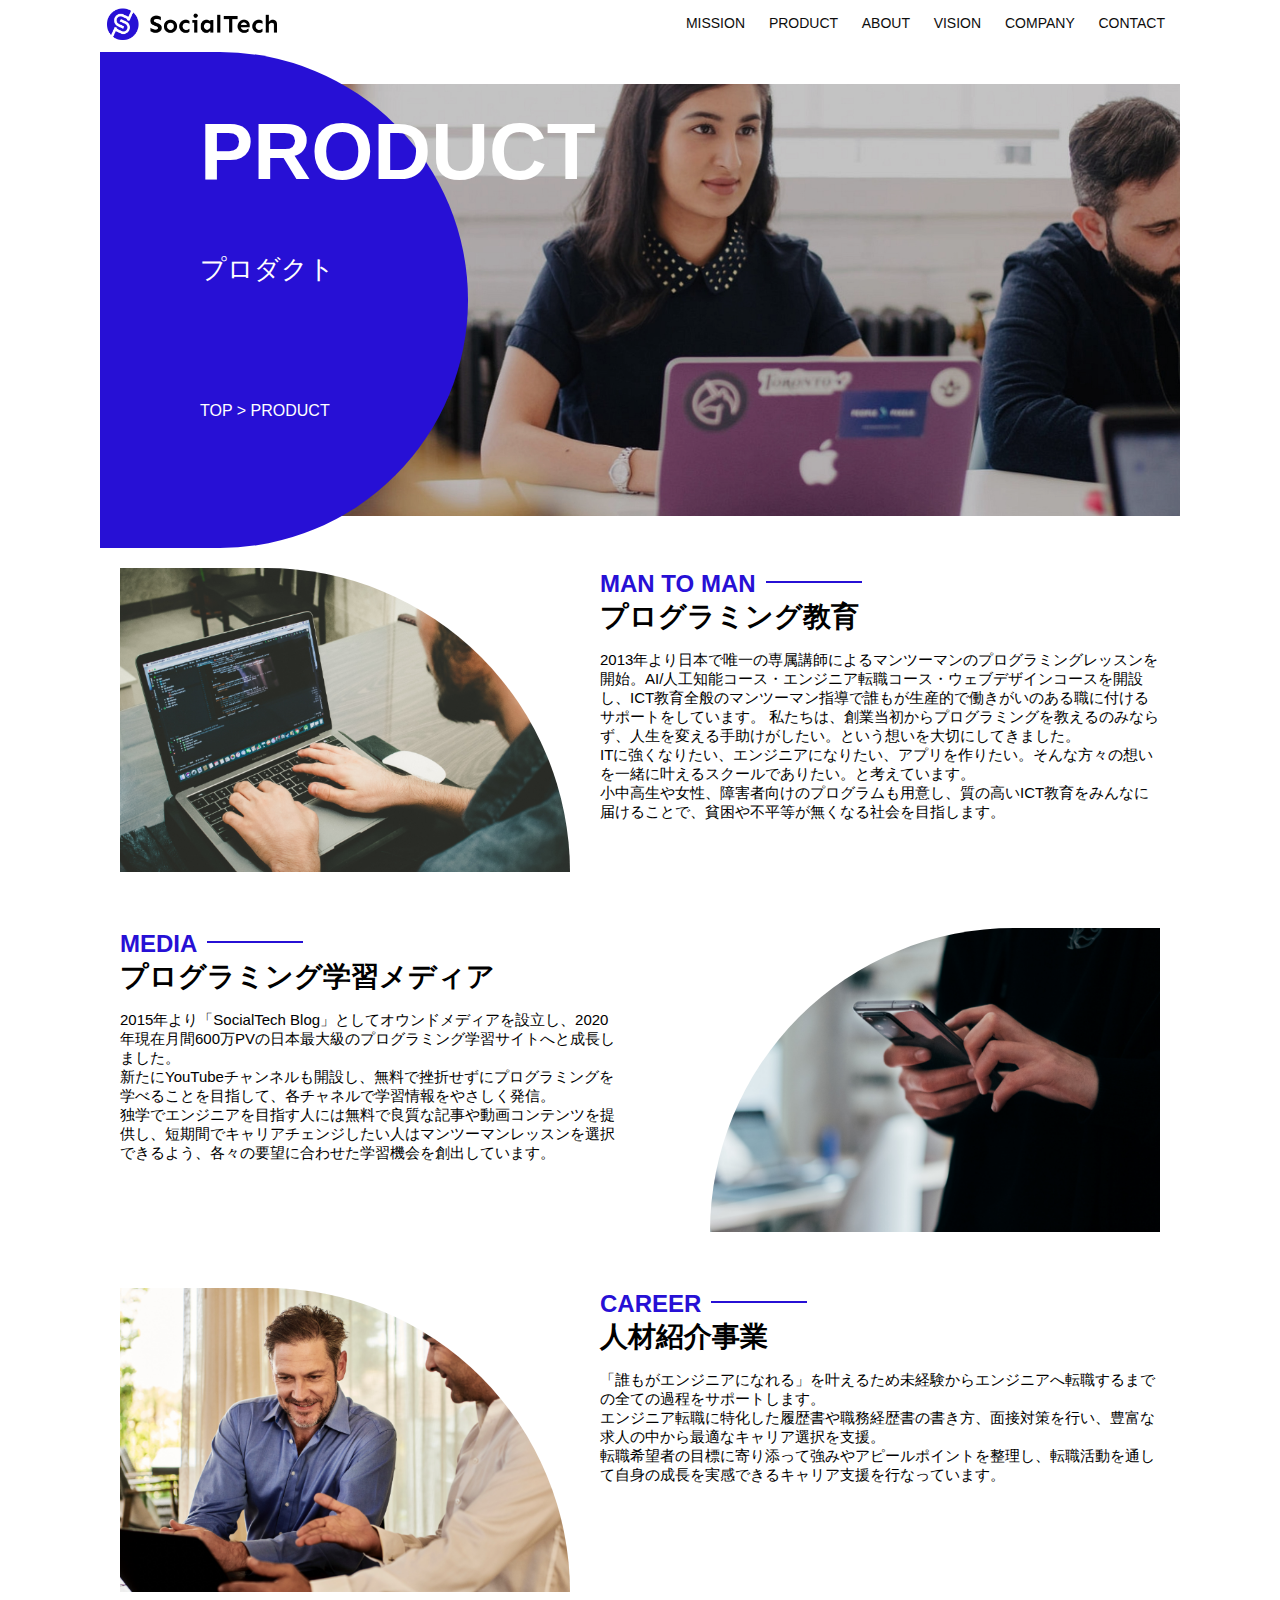
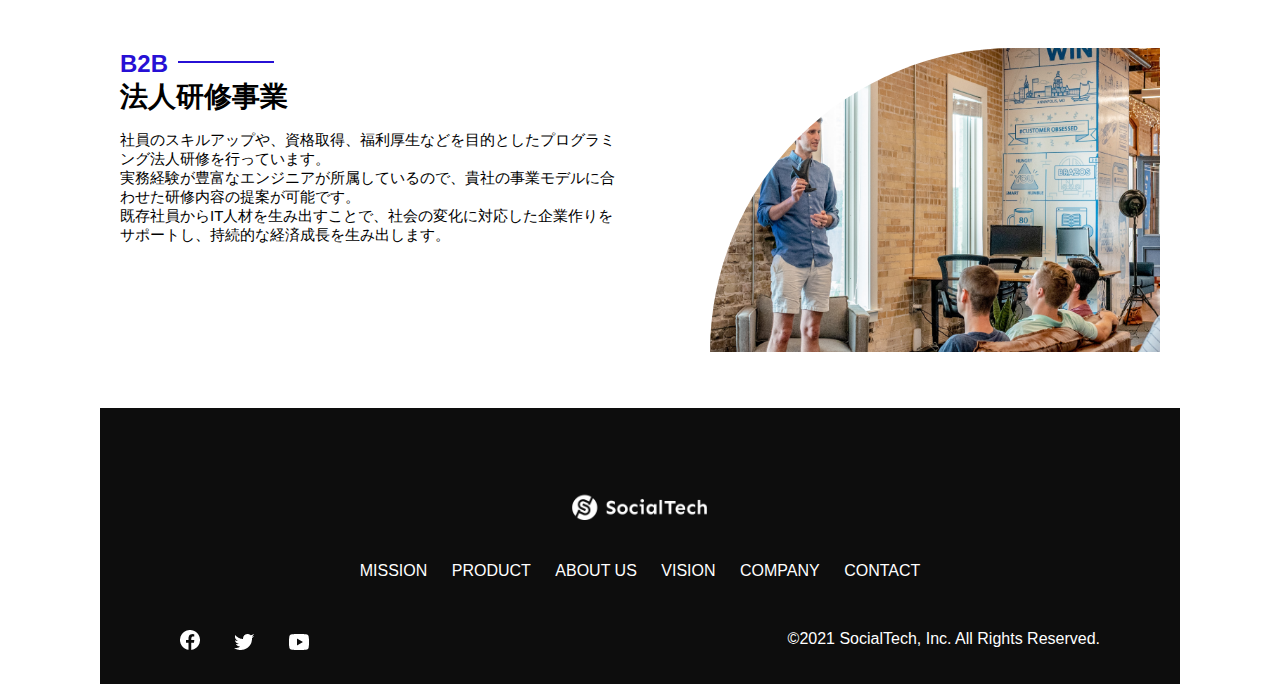
<file: product.html>
<!DOCTYPE html>
<html lang="ja">
<head>
  <title>SocialTech -PRODUCT プロダクト-</title>
  <meta charset="UTF-8">
  <meta name="description" content="SocialTechの4つのプロダクトを紹介します">
  <meta http-equiv="X-UA-Compatible" content="IE=edge">
  <meta name="viewport" content="width=device-width, initial-scale=1.0">
  <link rel="stylesheet" href="style.css">
</head>

<body>
  <header>
    <a href="index.html" id="logo"><img src="images/logo.png" alt="トップページに戻る"></a>

    <!-- PC用ナビゲーション -->
    <nav id="nav-pc">
      <a href="mission.html">MISSION</a>
      <a href="product.html">PRODUCT</a>
      <a href="index.html#aboutus">ABOUT</a>
      <a href="index.html#vision">VISION</a>
      <a href="index.html#company">COMPANY</a>
      <a href="index.html#contact">CONTACT</a>
    </nav>
    <!-- スマホ用メニューボタン -->
    <img id="menu-sp" src="images/button-menu.png" alt="ナビゲーションを開く" onclick="document.getElementById('nav-sp').style.display = 'block'">

    <!-- スマホ用ナビゲーション -->
    <nav id="nav-sp">
      <img id="close" src="images/button-close.png" alt="ナビゲーションを閉じる" onclick="document.getElementById('nav-sp').style.display = 'none'">
      <a id="logo-sp" href="index.html" onclick="document.getElementById('nav-sp').style.desplay = 'none'"><img src="images/logo-sp.png" alt="トップページに戻る"></a>
      <a class="menu" href="mission.html"onclick="document.getElementById('nav-sp').style.display = 'none'">MISSION</a>
      <a class="menu" href="product.html" onclick="document.getElementById('nav-sp').style.display = 'none'">PRODUCT</a>
      <a class="menu" href="index.html#aboutus" onclick="document.getElementById('nav-sp').style.display = 'none'">ABOUT US</a>
      <a class="menu" href="index.html#vision" onclick="document.getElementById('nav-sp').style.display = 'none'">VISION</a>
      <a class="menu" href="index.html#company" onclick="document.getElementById('nav-sp').style.display = 'none'">COMPANY</a>
      <a class="menu" href="index.html#contact" onclick="document.getElementById('nav-sp').style.display = 'none'">CONTACT</a>
      <div id="sns">
        <a href="https://www.facebook.com/sejuku2013"><img src="images/button-facebook.png" alt="Facebookのリンク"></a>
        <a href="https://twitter.com/samuraijuku"><img src="images/button-twitter.png" alt="Twitterのリンク"></a>
        <a href="https://www.youtube.com/channel/UCCFOQO5aDK0xXam4cUQXT8g"><img src="images/button-youtube.png" alt="YouTubeのリンク"></a>
      </div>
    </nav>
  </header>
  <main>
    <article>
      <section id="product-main">
        <div id="product-title">
          <h1>PRODUCT</h1>
          <span>プロダクト</span>
          <div>TOP > PRODUCT</div>
        </div>
      </section>
      <section class="product-section1">
        <img src="images/product/product-mantoman.png" alt="PCでコードを書く男性">
        <div>
          <h2 class="product-h2">MAN TO MAN</h2>
          <h3 class="product-h3">プログラミング教育</h3>
          <p>
            2013年より日本で唯一の専属講師によるマンツーマンのプログラミングレッスンを開始。AI/人工知能コース・エンジニア転職コース・ウェブデザインコースを開設し、ICT教育全般のマンツーマン指導で誰もが生産的で働きがいのある職に付けるサポートをしています。
             私たちは、創業当初からプログラミングを教えるのみならず、人生を変える手助けがしたい。という想いを大切にしてきました。<br>ITに強くなりたい、エンジニアになりたい、アプリを作りたい。そんな方々の想いを一緒に叶えるスクールでありたい。と考えています。<br>小中高生や女性、障害者向けのプログラムも用意し、質の高いICT教育をみんなに届けることで、貧困や不平等が無くなる社会を目指します。
          </p>
        </div>
      </section>
      <section class="product-section2">
        <div>
          <h2 class="product-h2">MEDIA</h2>
          <h3 class="product-h3">プログラミング学習メディア</h3>
          <p>
            2015年より「SocialTech
             Blog」としてオウンドメディアを設立し、2020年現在月間600万PVの日本最大級のプログラミング学習サイトへと成長しました。<br>新たにYouTubeチャンネルも開設し、無料で挫折せずにプログラミングを学べることを目指して、各チャネルで学習情報をやさしく発信。<br>独学でエンジニアを目指す人には無料で良質な記事や動画コンテンツを提供し、短期間でキャリアチェンジしたい人はマンツーマンレッスンを選択できるよう、各々の要望に合わせた学習機会を創出しています。
          </p>
        </div>
        <img src="images/product/product-media.png" alt="スマートフォンを操作する人">
      </section>
      <section class="product-section1">
        <img src="images/product/product-career.png" alt="笑顔で話し合う2人の男性">
        <div>
          <h2 class="product-h2">CAREER</h2>
          <h3 class="product-h3">人材紹介事業</h3>
          <p>
            「誰もがエンジニアになれる」を叶えるため未経験からエンジニアへ転職するまでの全ての過程をサポートします。<br>エンジニア転職に特化した履歴書や職務経歴書の書き方、面接対策を行い、豊富な求人の中から最適なキャリア選択を支援。<br>転職希望者の目標に寄り添って強みやアピールポイントを整理し、転職活動を通して自身の成長を実感できるキャリア支援を行なっています。<br>
          </p>
        </div>
      </section>
      <section class="product-section2">
        <div>
          <h2 class="product-h2">B2B</h2>
          <h3 class="product-h3">法人研修事業</h3>
          <p>
            社員のスキルアップや、資格取得、福利厚生などを目的としたプログラミング法人研修を行っています。<br>実務経験が豊富なエンジニアが所属しているので、貴社の事業モデルに合わせた研修内容の提案が可能です。<br>既存社員からIT人材を生み出すことで、社会の変化に対応した企業作りをサポートし、持続的な経済成長を生み出します。
           </p>
        </div>
        <img src="images/product/product-b2b.png" alt="講演中の男性とそれを聴く人々">
      </section>

    </article>
    <footer>
      <div id="footer-logo">
        <img src="images/logo-sp.png" alt="SocialTech">
      </div>
      <div id="footer-link">
        <a href="mission.html">MISSION</a>
        <a href="product.html">PRODUCT</a>
        <a href="index.html#aboutus">ABOUT US</a>
        <a href="index.html#vision">VISION</a>
        <a href="index.html#company">COMPANY</a>
        <a href="index.html#contact">CONTACT</a>
      </div>
      <div id="sns-footer">
        <a href="https://www.facebook.com/sejuku2013"><img src="images/button-facebook.png" alt=""></a>
        <a href="https://twitter.com/samuraijuku"><img src="images/button-twitter.png" alt=""></a>
        <a href="https://www.youtube.com/channel/UCCFOQO5aDK0xXam4cUQXT8g"><img src="images/button-youtube.png" alt=""></a>
        <span id="copyright">&copy;2021 SocialTech, Inc. All Rights Reserved.</span>
      </div>
    </footer>
  </main>
</body>

</html>
</file>
<file: style.css>
body {
  font-family: "Source Sans Pro", "Hiragino Kaku Gothic ProN", Meiryo, Arial, sans-serif;
  /* max-width: 1080px;
  min-width: 960px;
  margin: 0 auto 0 auto; */
}

p {
  font-size: 15px;
}

/*================
  PC用のスタイル
  =================*/
@media screen and (min-width: 768px) {

  /* 横幅設定 */
  body {
    max-width: 1080px;
    min-width: 960px;
    margin: 0 auto;
  }

  header {
    display: flex;
    justify-content: space-between;
  }

  #nav-pc {
    text-align: right;
    font-size: 14px;
    padding: 15px;
  }

  #nav-pc>a {
    text-decoration: none;
    /* margin-left: 20px; */
    margin: 0 0 0 20px;
  }

  #nav-pc>a:link {
    color: #0d0d0d;
  }

  #nav-pc>a:visited {
    color: #0d0d0d;
  }

  #nav-pc>a:hover {
    color: #0d0d0d;
    text-decoration: underline;
  }

  #nav-pc>a:active {
    color: #0d0d0d;
  }

  #nav-sp,
  #menu-sp {
    display: none;
  }

  #main-visual {
    position: relative;
    height: 400px;
  }

  /* メインビジュアル */
  #main-message {
    position: absolute;
    top: 0;
    left: 0;
    background-color: #2710d5;
    color: #ffffff;
    border-radius: 0 0 476px 0;
    max-width: 620px;
    width: 100%;
    height: 100%;
    z-index: 11;
  }

  #main-message>h1 {
    font-size: 60px;
    font-weight: bold;
    margin: 100px 0 0 50px;
  }

  #main-message>p {
    font-size: 28px;
    margin: 0 0 0 50px;
  }

  #main-visual>img {
    max-width: 620px;
    border-radius: 476px 0 0 0;
    position: absolute;
    top: 0;
    right: 0;
    z-index: 10;
  }

  h2 {
    /* margin-top: 40px; */
    margin: 40px 0 0 0;
  }

  h2::after {
    /* 青線の画像を追加 */
    content: url("images/line.png");
    /* margin-left: 10px; */
    margin: 0 0 0 10px;
  }

  h3 {
    font-size: 27px;
  }

  /* ミッション */
  #mission {
    margin: 80px auto 80px auto;
    width: 100%;
  }

  #mission-flex {
    width: 100%;
    display: flex;
  }

  #mission-flex>div {
    width: 50%;
    margin: 20px;
  }

  #mission-photo {
    width: 100%;
  }

  #s2dgs {
    margin-top: 50px;
  }

  /* プロダクト */
  #product {
    background-color: #fafafa;
    width: 100%;
    margin: 80px 0 80px 0;
    padding: 10px 40px 0px 40px;
  }

  /* 外枠 */
  #product>div {
    /* margin-top: 40px; */
    margin: 40px 0 0 0;
    display: flex;
  }

  /* 左のカラム */
  #product-left {
    width: 50%;
    /* margin-right: 20px; */
    margin: 0 20px 0 0;
  }

  /* 右のカラム */
  #product-right {
    width: 50%;
    /* margin-left: 20px; */
    /* margin-top: 80px; */
    margin: 80px 0 0 20px;
  }

  /* 画像＋説明の枠 */
  #product-left>div {
    position: relative;
    height: 480px;
    /* margin-right: 20px; */
    margin: 0 20px 0 0;
  }

  #product-right>div {
    position: relative;
    height: 480px;
    /* margin-left: 20px; */
    margin: 0 0 0 20px;
  }

  /* 画像*/
  .product-photo {
    width: 100%;
  }

  /* 説明文の枠 */
  .product-explain {
    background-color: #ffffff;
    position: absolute;
    left: 0;
    top: 280px;
    margin: 0 40px 0 40px;
    padding: 20px;
    box-shadow: 5px 5px 10px rgba(0, 0, 0, 0.05);
  }

  /* 説明文の英語 */
  .product-explain>span {
    color: #2710d5;
    font-weight: bold;
    font-size: 16px;
    margin: 0;
  }

  /* 説明文の見出し */
  .product-explain>h3 {
    margin: 5px 0 5px 0;
  }

  /* 説明文 */
  .product-explain>p {
    margin: 0;
  }

  /* 「もっとみる」ボタン */
  #product-more {
    margin: 0 auto -42px auto;
  }

  /* ABOUT US */
  #aboutus {
    margin: 80px auto;
  }

  /* 3つの組織文化と画像を入れる枠 */
  #aboutus>div {
    display: flex;
  }

  .culture-img {
    width: 100%;
    align-self: flex-start;
  }

  .culture-img2 {
    /* margin-top: 50px; */
    margin: 50px 0 0 0;
    width: 100%;
  }

  .culture-table {
    max-width: 500px;
    /* margin-right: 50px; */
    margin: 0 50px 0 0;
  }

  .culture-num {
    font-size: 80px;
    color: #2710d5;
    margin-right: 20px;
  }

  .culture-en {
    color: #2710d5;
    font-weight: bold;
    font-size: 24px;
    display: block;
  }

  .culture-jp {
    font-size: 28px;
    font-weight: bold;
  }

  .culture-description {
    margin: 0;
  }

  #vision {
    margin: 80px auto;
  }

  #vision>div {
    width: 100%;
    display: flex;
    justify-content: space-between;
    flex-wrap: wrap;
  }

  .vision-box {
    width: 300px;
    height: 300px;
    /* margin-bottom: 30px; */
    margin: 0 0 30px 0;
    position: relative;
  }

  .vision-box>img {
    width: 100%;
    height: auto;
    position: absolute;
    top: 0;
    left: 0;
    z-index: 30;
  }

  .vision-box>span {
    position: absolute;
    top: 0;
    left: 0;
    z-index: 31;
    /* margin-right: 20px; */
    margin: 0 20px 0 0;
  }

  .vision-box>span>h4 {
    color: #2710d5;
    font-size: 19px;
    /* margin-top: 80px; */
    margin: 80px 0 0 0;
  }

  .vision-box>span>h4::first-letter {
    font-size: 40px;
  }

  .vision-box>span>h5 {
    font-size: 20px;
    margin: 0;
  }

  .vision-box>span>p {
    /* margin-top: 10px; */
    margin: 10px 0 0 0;
  }

  #company {
    margin: 80px auto;
  }

  #company-table {
    width: 100%;
  }

  .tableheader {
    text-align: left;
    padding: 20px;
    border-bottom-color: #2710d5;
    border-bottom-width: 1px;
    border-bottom-style: solid;
    width: 100px;
  }

  .tableheader-first {
    text-align: left;
    padding: 20px;
    border-bottom-color: #2710d5;
    border-bottom-width: 1px;
    border-bottom-style: solid;
    border-top-color: #2710d5;
    border-top-width: 1px;
    border-top-style: solid;
  }

  .cell {
    padding: 30px;
    border-bottom-color: #ececec;
    border-bottom-width: 1px;
    border-bottom-style: solid;
  }

  .cell-first {
    padding: 30px;
    border-bottom-color: #ececec;
    border-bottom-width: 1px;
    border-bottom-style: solid;
    border-top-color: #ececec;
    border-top-width: 1px;
    border-top-style: solid;
  }

  #company>iframe {
    width: 100%;
    height: 368px;
    /* margin-top: 40px; */
    margin-top: 40px 0 0 0;
  }

  #contact {
    margin: 80px auto;
  }

  #contact>form>div {
    display: flex;
    flex-direction: row;
    flex-wrap: wrap;
    padding-bottom: 30px;
  }

  .contact-heading {
    width: 240px;
    align-self: center;
  }

  .contact-label {
    font-weight: bold;
  }

  .contact-span {
    color: #ce2222;
    /* margin-left: 20px; */
    margin: 0 0 0 20px;
    font-weight: bold;
  }

  .contact-textbox {
    border-top: 0;
    border-left: 0;
    border-right: 0;
    border-bottom: solid 1px #707070;
    background-color: #fafafa;
    width: 400px;
    height: 56px;
  }

  .contact-textarea {
    border-top: 0;
    border-left: 0;
    border-right: 0;
    border-bottom: solid 1px #707070;
    background-color: #fafafa;
    width: 400px;
    height: 200px;
  }

  details {
    width: 700px;
  }

  details>div {
    background-color: #fafafa;
    padding: 20px;
  }

  details>div>span {
    font-weight: bold;
  }

  footer {
    background-color: #0d0d0d;
    text-align: center;
    padding: 80px 80px 30px 80px;
  }

  #footer-logo {
    /* margin-bottom: 30px; */
    margin: 0 0 30px 0;
  }

  #footer-link {
    /* margin-bottom: 50px; */
    margin: 0 0 50px 0;
  }

  #footer-link>a {
    text-decoration: none;
    margin: 10px;
  }

  #footer-link>a:link {
    color: #ffffff;
  }

  #footer-link>a:visited {
    color: #ffffff;
  }

  #footer-link>a:hover {
    color: #ffffff;
    text-decoration: underline;
  }

  #footer-link>a:active {
    color: #ffffff;
  }

  #sns-footer {
    text-align: left;
    width: 100%;
  }

  #sns-footer>a {
    /* margin-right: 30px; */
    margin: 0 30px 0 0;
  }

  #copyright {
    color: #ffffff;
    float: right;
  }


   /* mission.html用スタイル */
   /* ミッションのメインビジュアル */
  #mission-main {
    height: 496px;
    width: 100%;
    background-image: url(images/mission/mission-main.png);
    background-repeat: no-repeat;
    background-position-y: center;
  }

  #mission-title {
    background-color: #2710d5;
    width: 368px;
    color: #ffffff;
    height: 496px;
    border-radius: 0 248px 248px 0;
    position: relative;
  }

  #mission-title > h1 {
    position: absolute;
    top: 0;
    left: 100px;
    font-size: 80px;
  }

  #mission-title > span {
    position: absolute;
    top: 200px;
    left: 100px;
    font-size: 26px;
  }

  #mission-title > div {
    position: absolute;
    top: 350px;
    left: 100px;
    font-size: 16px;
  }
  
  #mission-s2dgs {
    width: 100%;
    margin: 20px;
  }

  .mission-h2 {
    color: #2710d5;
    font-size: 40px;
  }

  .mission-h2::after {
    content: none;
  }

  #mission-5goals {
    margin: 20px;
    display: flex;
  }

  /* #mission-5goals > img {
    width: 100%;
  } */

  #mission-5goals > div {
    flex-grow: 1;
    padding: 20px;
  }

  #mission-5goals > div > div {
    margin-bottom: 40px;
  }

  .fivegoals-image-right {
    float: right;
    margin: 20px;
  }

  .fivegoals-image-left {
    float: left;
    margin: 20px;
  }

  .fivegoals-number {
    color: #2710d5;
    font-size: 48px;
    margin: 0;
  }

  .fivegoals-h3 {
    font-size: 28px;
    font-weight: bold;
    margin: 0;
  }

  .fivegoals-p {
    margin: 0;
  }

  /* product.html用スタイル */
  /* プロダクトのメインビジュアル */
  #product-main {
    height: 496px;
    width: 100%;
    background-image: url(images/product/product-main.png);
    background-repeat: no-repeat;
    background-position-y: center;
  }

  #product-title {
    background-color: #2710d5;
    width: 368px;
    color: #ffffff;
    height: 496px;
    border-radius: 0 248px 248px 0;
    position: relative;
  }

  #product-title > h1 {
    position: absolute;
    top: 0;
    left: 100px;
    font-size: 80px;
  }

  #product-title > span {
    position: absolute;
    top: 200px;
    left: 100px;
    font-size: 26px;
  }

  #product-title > div {
    position: absolute;
    top: 350px;
    left: 100px;
    font-size: 16px;
  }

  .product-section1 {
    position: relative;
    margin: 20px;
    height: 340px;
  }

  .product-section1 > img {
    position: absolute;
    top: 0;
    left: 0;
    width: 450px;
    margin: 0 40px 30px 0;
    border-radius: 0 432px 0 0;
  }

  .product-section1 > div {
    position: absolute;
    top: 0;
    left: 480px;
  }

  .product-section2 {
    position: relative;
    margin: 20px;
    height: 340px;
  }

  .product-section2 > img {
    position: absolute;
    top: 0;
    right: 0;
    width: 450px;
    margin: 0 0 30px 40px;
    border-radius: 432px 0 0 0;
  }

  .product-section2 > div {
    width: 500px;
    position: absolute;
    top: 0;
    left: 0;
  }

  .product-h2 {
    color: #2710d5;
    font-size: 24px;
    margin: 0;
  }

  .product-h3 {
    font-size: 28px;
    margin: 0;
  }
}

/*====================
  スマートフォン用のスタイル
  =====================*/
@media screen and (max-width: 767px) {
  body {
    min-width: 375px;
    margin: 0;
  }

  #nav-pc {
    display: none;
  }

  #menu-sp {
    float: right;
    padding: 0;
  }

  #nav-sp {
    background-color: #2710d5;
    position: absolute;
    top: 0;
    left: 0;
    width: 100%;
    height: 100%;
    display: none;
    z-index: 100;
  }

  #close {
    position: absolute;
    top: 20px;
    right: 20px;
  }

  #logo-sp {
    margin: 80px 0 30px 20px;
  }

  #nav-sp>a {
    display: block;
  }

  #nav-sp>a:link {
    color: #ffffff;
  }

  #nav-sp>a:visited {
    color: #ffffff;
  }

  #nav-sp>a:hover {
    color: #ffffff;
    text-decoration: underline;
  }

  #nav-sp>a:active {
    color: #ffffff;
  }

  #nav-sp>.menu {
    text-decoration: none;
    display: block;
    margin: 0 20px;
    height: 44px;
    font-size: 16px;
    background-image: url("images/arrow.png");
    background-repeat: no-repeat;
    background-position: right top;
  }

  #sns {
    position: absolute;
    bottom: 20px;
    left: 20px;
  }

  #sns>a {
    /* margin-right: 30px; */
    margin: 0 30px 0 0;
  }

  /* メインビジュアル */
  #main-visual {
    position: relative;
    height: 470px;
    width: 100%;
    overflow: hidden;
  }

  #main-visual>div {
    position: absolute;
    top: 0;
    left: 0;
    background-color: #2710d5;
    color: white;
    border-radius: 0 0 476px 0;
    height: 280px;
    width: 100%;
    z-index: 11;
  }

  #main-visual>div>h1 {
    font-size: 28px;
    /* margin-top: 90px; */
    margin: 90px 0 0 0;
  }

  #main-visual>div>p {
    margin: 0;
  }

  #main-visual>img {
    width: 100%;
    border-radius: 476px 0 0 0;
    z-index: 10;
    position: absolute;
    bottom: 0;
    right: 0;
  }

  /* 見出し */
  h2::after {
    content: url("images/line.png");
    margin-left: 10px;
  }

  h3 {
    font-size: 24px;
    margin-top: 10px 0 0 0;
  }

  #mission {
    margin: 20px;
  }

  #mission-photo,
  #s2dgs {
    width: 100%;
  }

  #product {
    background-color: #fafafa;
    /* padding: 10px 0 0 0; */
    padding-top: 10px;
  }

  #product h2 {
    /* margin: 0 0 0 20px; */
    margin-left: 20px;
  }

  #product-left,
  #product-right {
    /* margin: 0 20px 0 20px; */
    margin-right: 20px;
    margin-left: 20px;
  }

  #product-left>div,
  #product-right>div {
    position: relative;
    height: 540px;
  }

  .product-explain {
    background-color: #ffffff;
    position: absolute;
    left: 0;
    bottom: 50px;
    padding: 20px;
    box-shadow: 5px 5px 10px rgba(0, 0, 0, 0.05);
  }

  .product-explain>span {
    color: #2710d5;
    font-weight: bold;
    font-size: 16px;
    margin: 0;
  }

  .product-explain>h3 {
    margin: 10px 0 10px 0;
  }

  .product-photo {
    width: 100%;
  }

  #product-more>img {
    margin: 0 0 -42px 20px;
  }

  /* About Us */
  #aboutus {
    margin: 80px 20px 80px 20px;
  }

  #aboutus>div {
    display: flex;
    flex-direction: column;
  }

  .culture-table {
    width: 100%;
    padding: 0 20px 0 0;
    order: 2;
  }

  .culture-img {
    width: 100%;
    order: 1;
  }

  .culture-img2 {
    width: 100%;
  }

  .culture-num {
    font-size: 80px;
    color: #2710d5;
  }

  .culture-en {
    color: #2710d5;
    font-weight: bold;
    font-size: 24px;
    display: block;
  }

  .culture-jp {
    display: block;
  }

  .culture-description {
    margin: 0;
  }

  #vision {
    margin: 80px 20px 80px 20px;
  }

  .vision-box {
    width: 300px;
    height: 300px;
    margin-bottom: 30px;
    position: relative;
  }

  .vision-box>img {
    width: 100%;
    height: auto;
    position: absolute;
    top: 0;
    left: 0;
    z-index: 30;
  }

  .vision-box>span {
    position: absolute;
    /* テキストでは「top: 0;」となっている */
    top: 70px;
    left: 0;
    z-index: 31;
    margin-right: 20px;
  }

  .vision-box>span>h4 {
    color: #2710d5;
    font-size: 19px;
    margin-top: 60px 0 0 0;
  }

  .vision-box>span>h5 {
    font-size: 20px;
    margin: 0;
  }

  .vision-box>span>p {
    margin-top: 10px;
  }

  #company {
    margin: 0 20px;
  }

  #company>h3 {
    margin-bottom: 20px;
  }

  #company>table {
    width: 100%;
  }

  .tableheader-first {
    text-align: left;
    padding: 20px;
    border-bottom-color: #2710d5;
    border-bottom-width: 1px;
    border-bottom-style: solid;
    border-top-color: #2710d5;
    border-top-width: 1px;
    border-top-style: solid;
    width: 50px;
  }

  .tableheader {
    text-align-last: left;
    padding: 20px;
    border-bottom-color: #2710d5;
    border-bottom-width: 1px;
    border-bottom-style: solid;
    width: 50px;
  }

  .cell {
    padding: 20px;
    border-bottom-color: #ececec;
    border-bottom-width: 1px;
    border-bottom-style: solid;
  }

  .cell-first {
    padding: 20px;
    border-bottom-color: #ececec;
    border-bottom-width: 1px;
    border-bottom-style: solid;
    border-top-color: #ececec;
    border-top-width: 1px;
    border-top-style: solid;
  }

  #company>iframe {
    width: 100%;
    height: 240px;
    margin-top: 40px;
  }

  #contact {
    margin: 80px 20px;
  }

  #contact>h3 {
    margin-bottom: 20px;
  }

  #contact form>div {
    margin-bottom: 20px;
  }

  .contact-heading {
    margin-bottom: 20px;
  }

  .contact-label {
    font-weight: bold;
  }

  .contact-span {
    color: #ce2222;
    margin: 0 0 0 20px;
    font-weight: bold;
  }

  .contact-textbox {
    height: 56px;
    border-top: 0;
    border-left: 0;
    border-right: 0;
    background-color: #fafafa;
    border-bottom: solid 1px #707070;
    min-width: 300px;
    width: 100%;
  }

  .contact-textarea {
    height: 150px;
    border-top: 0;
    border-left: 0;
    border-right: 0;
    background-color: #fafafa;
    width: 100%;
  }

  .radiobutton {
    margin-bottom: 20px;
  }

  .radiobutton+label::after {
    content: "\A";
    white-space: pre;
  }

  footer {
    background-color: #0d0d0d;
    padding: 30px 20px 50px 20px;
  }

  #footer-logo {
    margin-bottom: 30px;
  }

  #footer-link {
    margin-bottom: 50px;
  }

  #footer-link>a {
    text-decoration: none;
    margin: 0 20px 30px 0;
    display: block;
    background-image: url("images/arrow.png");
    background-repeat: no-repeat;
    background-position: right top;
  }

  #footer-link>a:link {
    color: #ffffff;
  }

  #footer-link>a:visited {
    color: #ffffff;
  }

  #footer-link>a:hover {
    color: #ffffff;
    text-decoration: underline;
  }

  #footer-link>a:active {
    color: #ffffff;
  }

  #sns-footer {
    display: block;
    width: 100%;
  }

  #sns-footer>a {
    margin-right: 30px;
  }

  #copyright {
    font-size: 12px;
    display: block;
    margin-top: 30px;
    color: #ffffff;
  }

  /* mission.html用スタイル */
  /* ミッションのメインビジュアル */
  #mission-main {
    height: 256px;
    width: 100%;
    background-image: url("images/mission/mission-main.png");
    background-repeat: no-repeat;
    background-position-y: center;
    background-size: auto 208px;
  }

  #mission-title {
    background-color: #2710d5;
    width: 136px;
    color: #ffffff;
    height: 256px;
    border-radius: 0 248px 248px 0;
    position: relative;
  }

  #mission-title > h1 {
    position: absolute;
    top: 0;
    left: 20px;
    font-size: 40px;
  }

  #mission-title > span {
    position: absolute;
    top: 110px;
    left: 20px;
    font-size: 18px;
  }

  #mission-title > div {
    position: absolute;
    top: 180px;
    left: 20px;
    font-size: 13px;
  }

  #mission-s2dgs {
    margin: 20px;
  }

  .mission-h2 {
    color: #2710d5;
    font-size: 38px;
    margin: 0;
  }

  .mission-h2::after {
    content: none;
  }

  #mission-s2dgs > img {
    width: 100%;
  }

  #mission-5goals {
    margin: 20px;
  }

  #mission-4goals > div > div {
    margin-bottom: 40px;
  }

  #s2dgs-image {
    width: 100%;
  }

  .fivegoals-image-right {
    margin: 20px auto;
    display: block;
  }

  .fivegoals-image-left {
    margin: 20px auto;
    display: block;
  }

  .fivegoals-number {
    color: #2710d5;
    font-size: 48px;
    margin: 0;
  }

  .fivegoals-h3 {
    font-size: 28px;
    margin: 0;
  }

  .fivegoals-p {
    margin: 0;
  }

  /* product.html用スタイル */
  /* プロダクトのメインビジュアル */
  #product-main {
    height: 256px;
    width: 100%;
    background-image: url(images/product/product-main.png);
    background-repeat: no-repeat;
    background-position-y: center;
    background-size: auto 208px;
  }

  #product-title {
    background-color: #2710d5;
    width: 136px;
    color: #ffffff;
    height: 256px;
    border-radius: 0 248px 248px 0;
    position: relative;
  }

  #product-title > h1 {
    position: absolute;
    top: 0;
    left: 20px;
    font-size: 40px;
  }

  #product-title > span {
    position: absolute;
    top: 110px;
    left: 20px;
    font-size: 18px;
  }

  #product-title > div {
    position: absolute;
    top: 180px;
    left: 20px;
    font-size: 13px;
  }

  .product-section1 {
    margin: 20px;
  }

  .product-section1 > img {
    width: 100%;
    border-radius: 0 300px 0 0;
  }

  .product-section2 {
    margin: 20px;
    display: flex;
    flex-direction: column;
  }

  .product-section2 > img {
    order: 1;
    width: 100%;
    border-radius: 300px 0 0 0;
  }

  .product-section2 > div {
    order: 2;
  }

  .product-h2 {
    color: #2710d5;
    font-size: 24px;
    margin: 0;
  }

  .product-h3 {
    font-size: 28px;
    margin: 0;
  }

}
</file>
